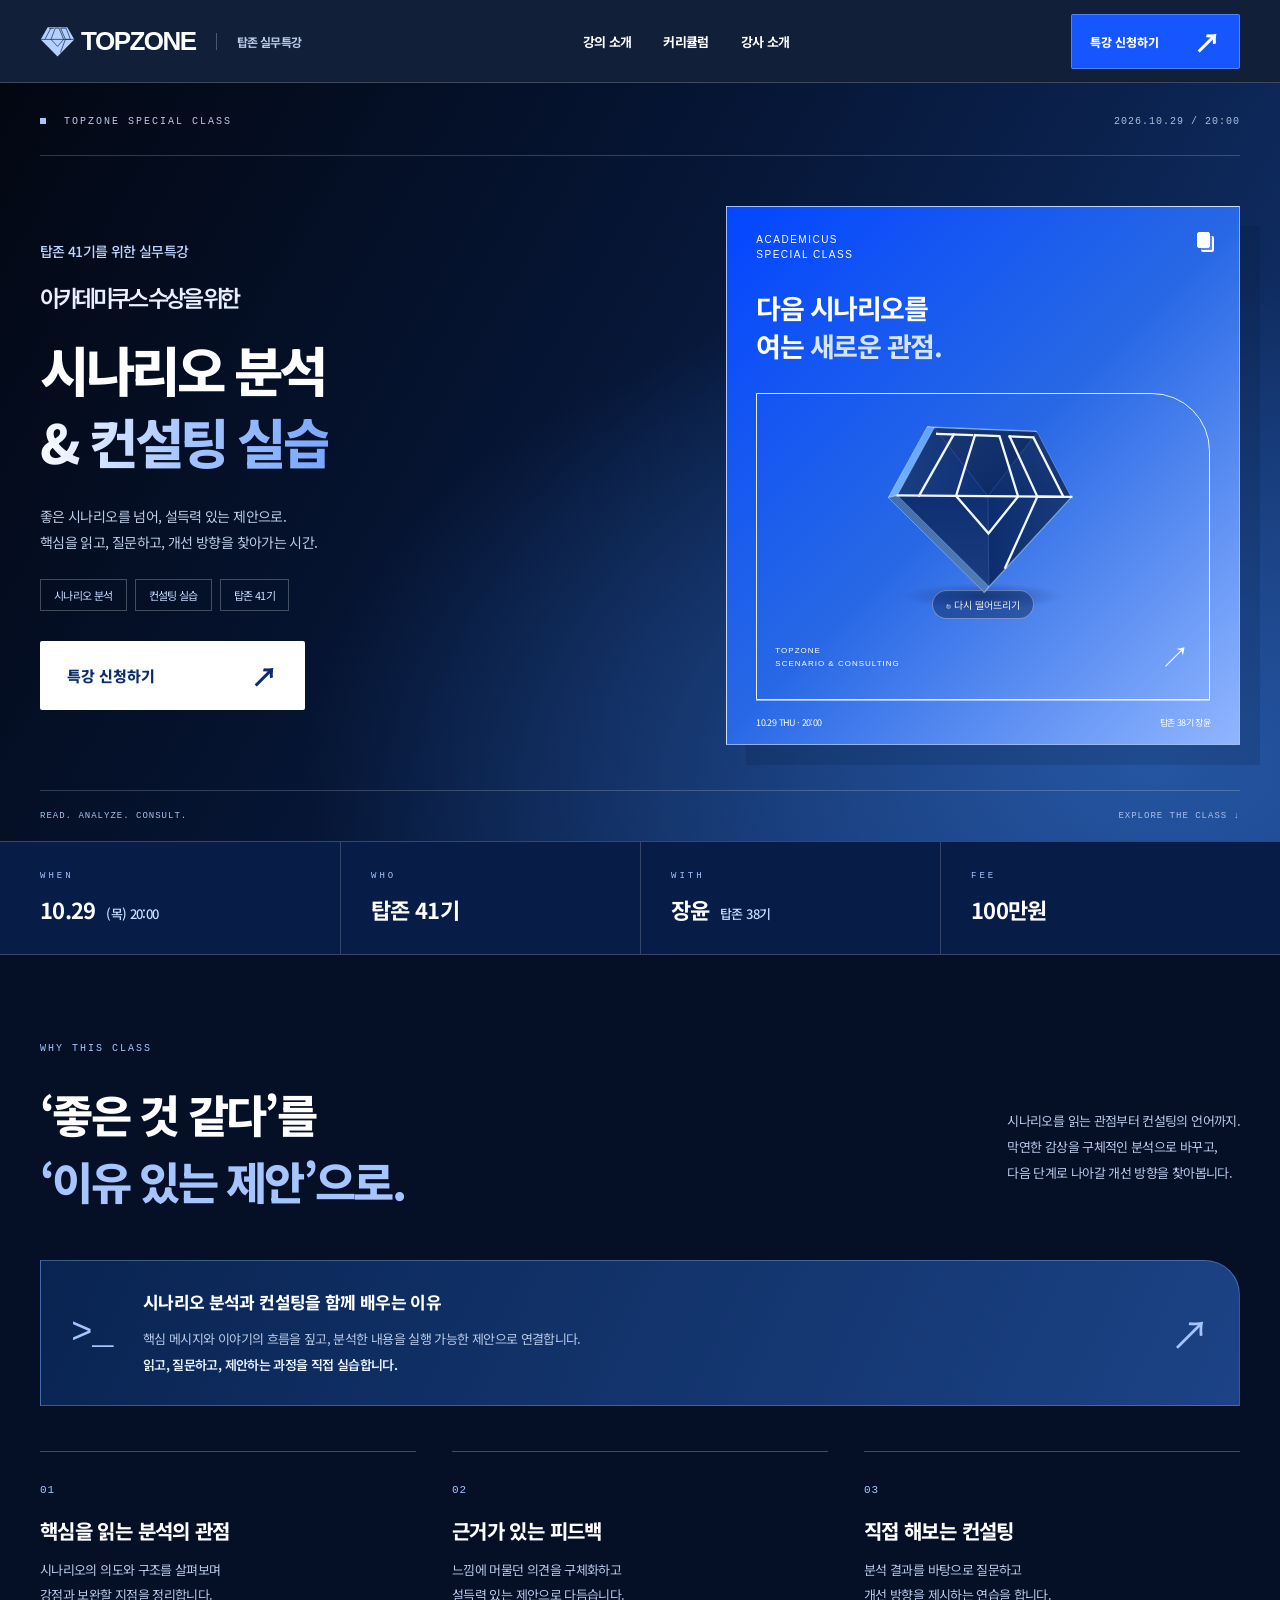
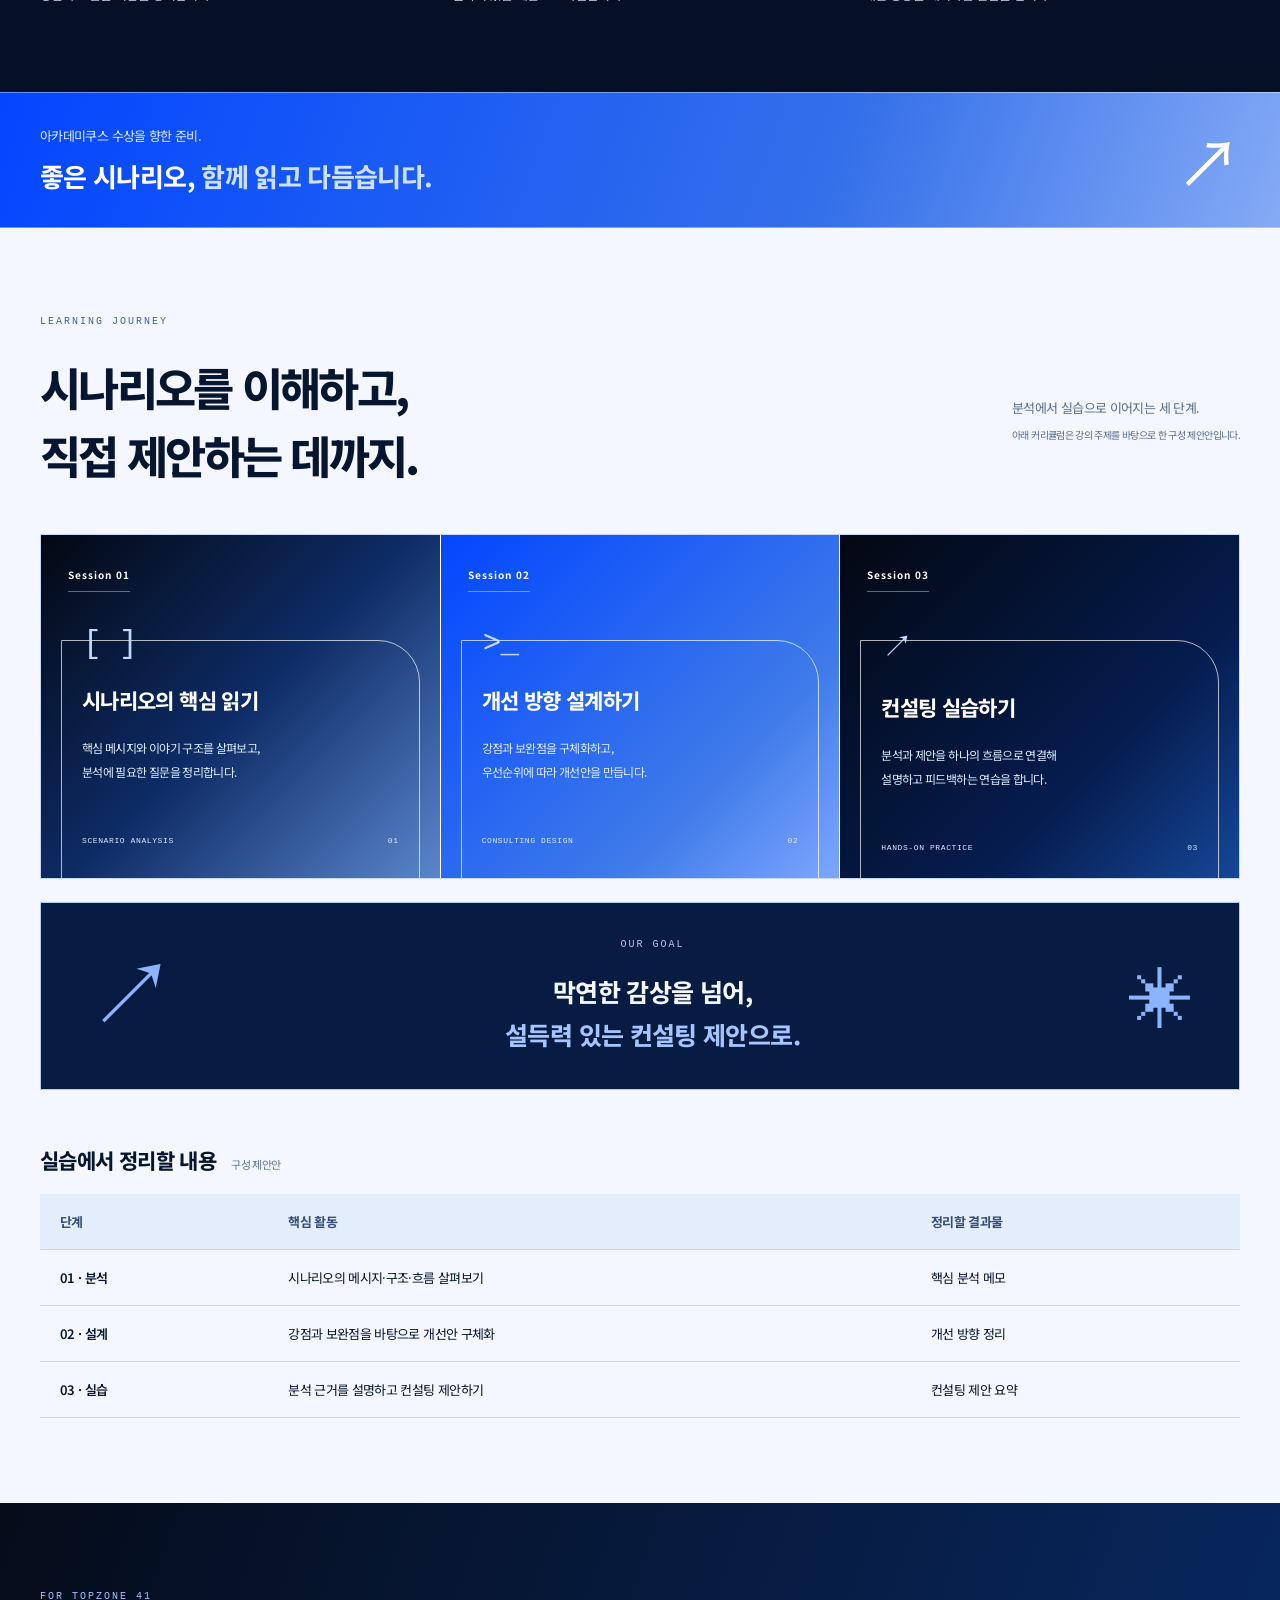
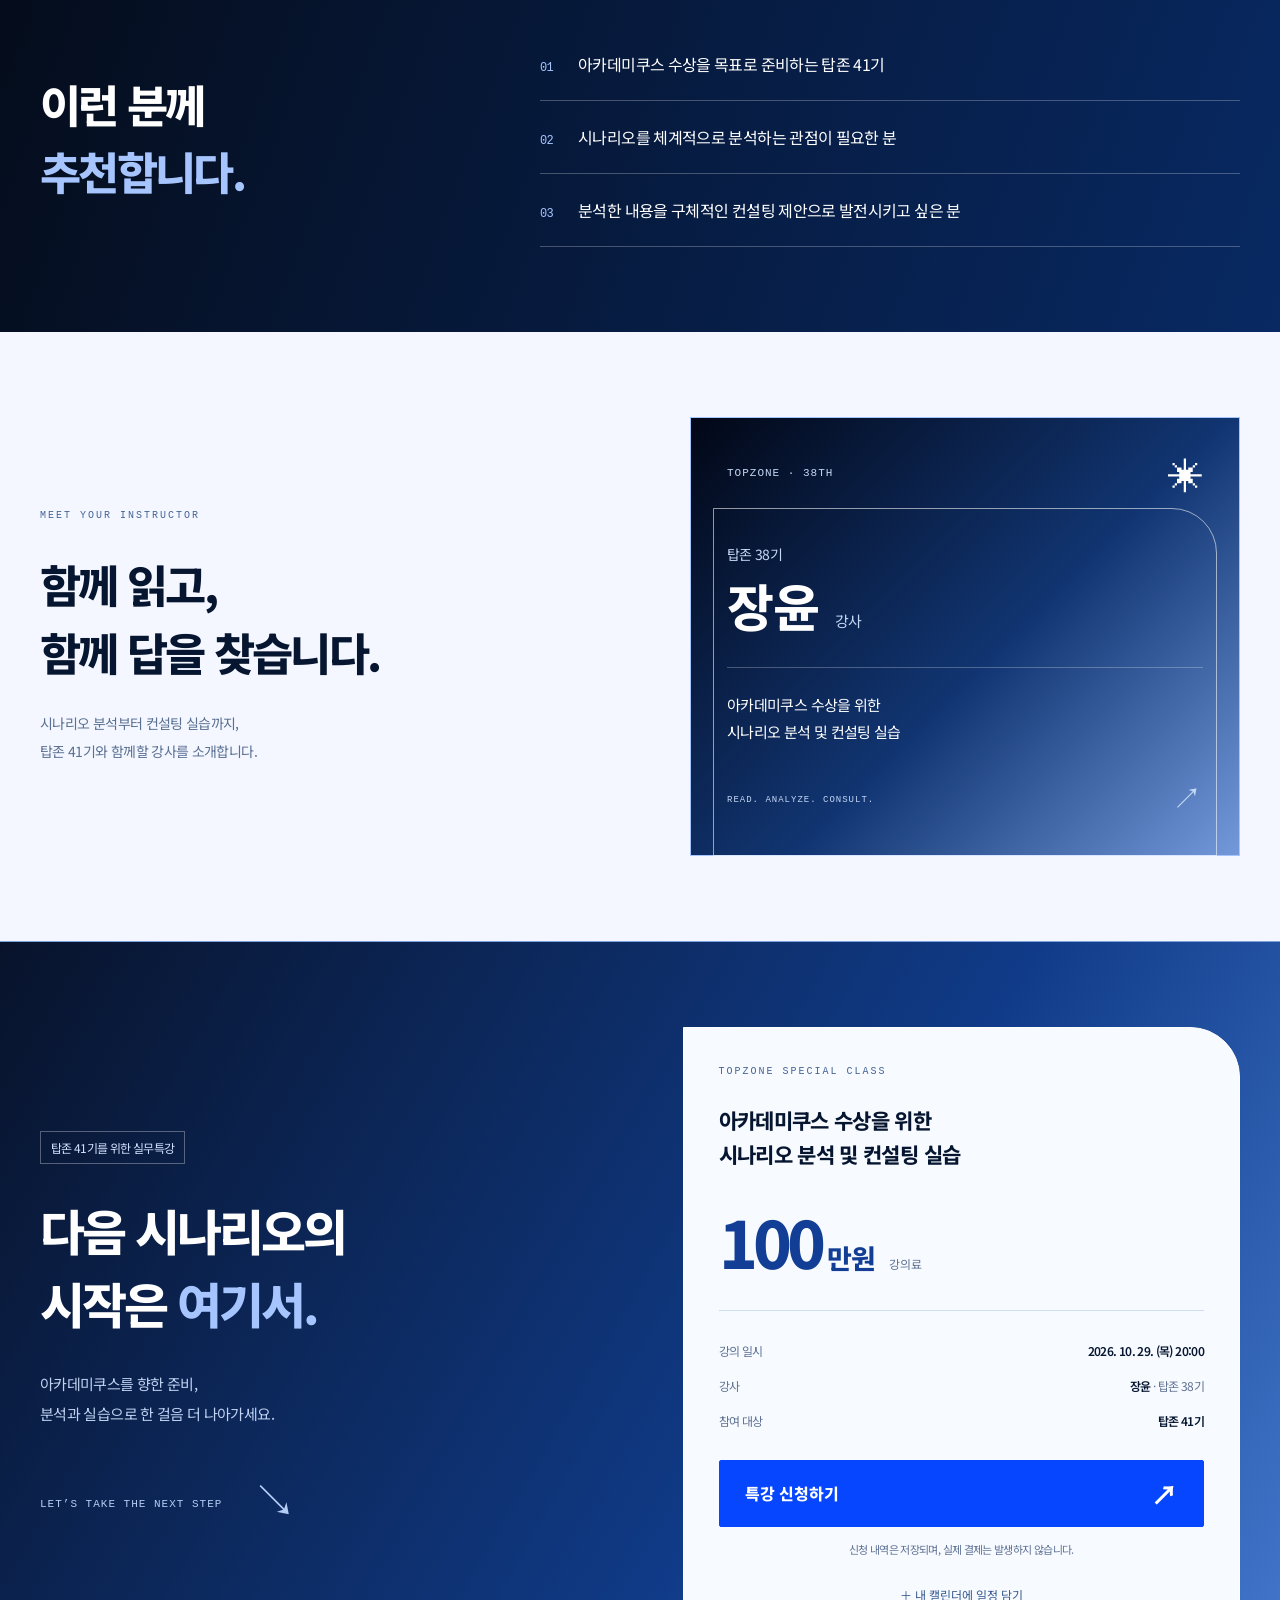
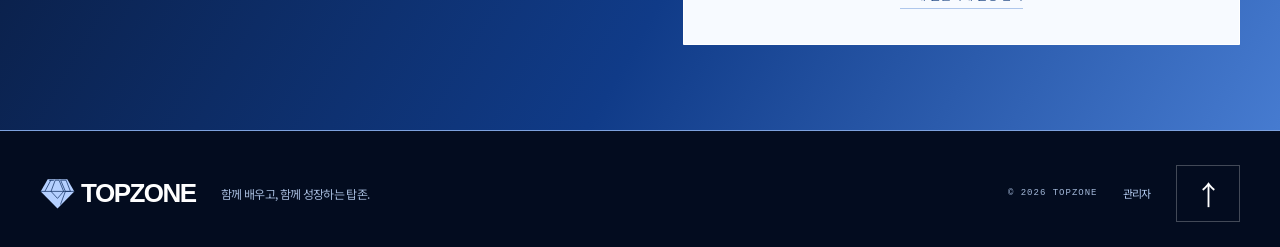
<file: index.html>
<!doctype html>
<html lang="ko">
<head>
  <meta charset="utf-8"><meta name="viewport" content="width=device-width, initial-scale=1">
  <title>아카데미쿠스 시나리오 분석 | 탑존 실무특강</title>
  <meta name="description" content="탑존 41기를 위한 아카데미쿠스 수상을 위한 시나리오 분석 및 컨설팅 실습. 탑존 38기 장윤 · 2026년 10월 29일 20:00 · 강의료 100만원.">
  <meta name="theme-color" content="#061536">
  <link rel="stylesheet" href="styles.css?v=blue-20261029">
  <link rel="stylesheet" href="blue.css?v=20261029">
  <link rel="stylesheet" href="enrollment.css?v=1">
  <script src="config.js?v=1" defer></script>
  <script src="db.js?v=1" defer></script>
  <script src="app.js?v=enrollment-1" defer></script>
  <script src="enrollment.js?v=1" defer></script>
</head>
<body>
<a class="skip" href="#main">본문 바로가기</a>
<header class="header"><div class="wrap nav">
  <a class="brand" href="#top" aria-label="탑존 처음으로">TOP<span>✳</span>ZONE</a><span class="brand-caption">탑존 실무특강</span>
  <nav aria-label="주 메뉴"><a href="#about">강의 소개</a><a href="#curriculum">커리큘럼</a><a href="#instructor">강사 소개</a></nav>
  <button class="button nav-cta" data-apply>특강 신청하기 <span>↗</span></button>
</div></header>
<main id="main">
<section class="hero" id="top"><div class="wrap hero-inner">
  <div class="hero-topline"><p class="eyebrow"><i></i> TOPZONE SPECIAL CLASS</p><span class="mono">2026.10.29 / 20:00</span></div>
  <div class="hero-layout"><div class="hero-content">
    <p class="hero-intro">탑존 41기를 위한 실무특강</p>
    <h1><span>아카데미쿠스 수상을 위한</span>시나리오 분석<br><em>&amp; 컨설팅 실습</em></h1>
    <p class="hero-copy">좋은 시나리오를 넘어, 설득력 있는 제안으로.<br>핵심을 읽고, 질문하고, 개선 방향을 찾아가는 시간.</p>
    <div class="tags"><span>시나리오 분석</span><span>컨설팅 실습</span><span>탑존 41기</span></div>
    <button class="button hero-cta" data-apply>특강 신청하기 <span>↗</span></button>
  </div><div class="hero-poster" aria-label="탑존 38기 장윤, 10월 29일 20시 특강">
    <div class="poster-top"><span>ACADEMICUS<br>SPECIAL CLASS</span><span class="stack-icon" aria-hidden="true"></span></div>
    <p class="poster-title">다음 시나리오를<br>여는 <span>새로운 관점.</span></p>
    <div class="poster-frame"><div class="diamond-stage" id="diamond-stage"><svg class="diamond-fallback" viewBox="0 0 200 180" aria-hidden="true"><path d="M44 8H156L196 78 100 176 4 78Z" fill="#12366f" stroke="#fff" stroke-width="2"/><path d="M4 78H196M63 12 28 78M52 15H79M87 14 63 78 100 118 135 78 109 14ZM118 14H149L174 78 145 78 117 153M118 14 145 78" fill="none" stroke="#fff" stroke-width="4"/></svg><button class="diamond-replay" id="diamond-replay" aria-label="다이아몬드 낙하 애니메이션 다시 보기">↻ 다시 떨어뜨리기</button></div><div class="poster-caption"><span>TOPZONE<br>SCENARIO &amp; CONSULTING</span><span aria-hidden="true">↗</span></div></div>
    <div class="poster-footer"><span>10.29 THU · 20:00</span><span>탑존 38기 장윤</span></div>
  </div></div>
  <div class="hero-bottom mono"><span>READ. ANALYZE. CONSULT.</span><a href="#about">EXPLORE THE CLASS ↓</a></div>
</div></section>
<div class="quick-info"><dl class="wrap info-grid"><div><dt>WHEN</dt><dd>10.29 <small>(목) 20:00</small></dd></div><div><dt>WHO</dt><dd>탑존 41기</dd></div><div><dt>WITH</dt><dd>장윤 <small>탑존 38기</small></dd></div><div><dt>FEE</dt><dd>100만원</dd></div></dl></div>
<section class="about dark section" id="about"><div class="wrap">
  <p class="eyebrow coral">WHY THIS CLASS</p>
  <div class="section-heading"><h2>‘좋은 것 같다’를<br><em>‘이유 있는 제안’으로.</em></h2><p>시나리오를 읽는 관점부터 컨설팅의 언어까지.<br>막연한 감상을 구체적인 분석으로 바꾸고,<br>다음 단계로 나아갈 개선 방향을 찾아봅니다.</p></div>
  <div class="feature"><span class="terminal" aria-hidden="true">&gt;_</span><div><h3>시나리오 분석과 컨설팅을 함께 배우는 이유</h3><p>핵심 메시지와 이야기의 흐름을 짚고, 분석한 내용을 실행 가능한 제안으로 연결합니다.<br><strong>읽고, 질문하고, 제안하는 과정을 직접 실습합니다.</strong></p></div><span class="feature-arrow" aria-hidden="true">↗</span></div>
  <div class="benefits"><article><span class="mono coral">01</span><h3>핵심을 읽는 분석의 관점</h3><p>시나리오의 의도와 구조를 살펴보며<br>강점과 보완할 지점을 정리합니다.</p></article><article><span class="mono coral">02</span><h3>근거가 있는 피드백</h3><p>느낌에 머물던 의견을 구체화하고<br>설득력 있는 제안으로 다듬습니다.</p></article><article><span class="mono coral">03</span><h3>직접 해보는 컨설팅</h3><p>분석 결과를 바탕으로 질문하고<br>개선 방향을 제시하는 연습을 합니다.</p></article></div>
</div></section>
<div class="coral-banner"><div class="wrap"><div><p>아카데미쿠스 수상을 향한 준비.</p><h3>좋은 시나리오, <mark>함께 읽고 다듬습니다.</mark></h3></div><a href="#curriculum" aria-label="커리큘럼 보기">↗</a></div></div>
<section class="section light" id="curriculum"><div class="wrap">
  <p class="eyebrow muted">LEARNING JOURNEY</p><div class="section-heading"><h2>시나리오를 이해하고,<br>직접 제안하는 데까지.</h2><p>분석에서 실습으로 이어지는 세 단계.<br><small>아래 커리큘럼은 강의 주제를 바탕으로 한 구성 제안안입니다.</small></p></div>
  <div class="sessions"><article><span class="session-label">Session 01</span><span class="session-icon" aria-hidden="true">[ ]</span><h3>시나리오의 핵심 읽기</h3><p>핵심 메시지와 이야기 구조를 살펴보고,<br>분석에 필요한 질문을 정리합니다.</p><div class="mono"><span>SCENARIO ANALYSIS</span><span>01</span></div></article><article><span class="session-label">Session 02</span><span class="session-icon" aria-hidden="true">&gt;_</span><h3>개선 방향 설계하기</h3><p>강점과 보완점을 구체화하고,<br>우선순위에 따라 개선안을 만듭니다.</p><div class="mono"><span>CONSULTING DESIGN</span><span>02</span></div></article><article><span class="session-label">Session 03</span><span class="session-icon" aria-hidden="true">↗</span><h3>컨설팅 실습하기</h3><p>분석과 제안을 하나의 흐름으로 연결해<br>설명하고 피드백하는 연습을 합니다.</p><div class="mono"><span>HANDS-ON PRACTICE</span><span>03</span></div></article></div>
  <div class="connectors" aria-hidden="true"><i></i><i></i><i></i></div><div class="goal"><span class="goal-mark" aria-hidden="true">↗</span><div><p class="eyebrow">OUR GOAL</p><h3>막연한 감상을 넘어,<br><em>설득력 있는 컨설팅 제안으로.</em></h3></div><span class="goal-star" aria-hidden="true">✳</span></div>
  <div class="curriculum-table"><h3>실습에서 정리할 내용 <small>구성 제안안</small></h3><div class="table-scroll"><table><thead><tr><th scope="col">단계</th><th scope="col">핵심 활동</th><th scope="col">정리할 결과물</th></tr></thead><tbody><tr><th scope="row">01 · 분석</th><td>시나리오의 메시지·구조·흐름 살펴보기</td><td>핵심 분석 메모</td></tr><tr><th scope="row">02 · 설계</th><td>강점과 보완점을 바탕으로 개선안 구체화</td><td>개선 방향 정리</td></tr><tr><th scope="row">03 · 실습</th><td>분석 근거를 설명하고 컨설팅 제안하기</td><td>컨설팅 제안 요약</td></tr></tbody></table></div></div>
</div></section>
<section class="section audience dark"><div class="wrap"><p class="eyebrow coral">FOR TOPZONE 41</p><div class="section-heading"><h2>이런 분께<br><em>추천합니다.</em></h2><div class="audience-list"><p><span>01</span>아카데미쿠스 수상을 목표로 준비하는 탑존 41기</p><p><span>02</span>시나리오를 체계적으로 분석하는 관점이 필요한 분</p><p><span>03</span>분석한 내용을 구체적인 컨설팅 제안으로 발전시키고 싶은 분</p></div></div></div></section>
<section class="section light instructor" id="instructor"><div class="wrap instructor-layout"><div><p class="eyebrow muted">MEET YOUR INSTRUCTOR</p><h2>함께 읽고,<br>함께 답을 찾습니다.</h2><p class="instructor-desc">시나리오 분석부터 컨설팅 실습까지,<br>탑존 41기와 함께할 강사를 소개합니다.</p></div><article class="instructor-card"><div class="instructor-top"><span class="mono">TOPZONE · 38TH</span><span aria-hidden="true">✳</span></div><p class="instructor-role">탑존 38기</p><h3>장윤<span>강사</span></h3><div class="instructor-topic">아카데미쿠스 수상을 위한<br>시나리오 분석 및 컨설팅 실습</div><div class="instructor-bottom mono">READ. ANALYZE. CONSULT. <span>↗</span></div></article></div></section>
<section class="section register" id="register"><div class="wrap register-layout"><div><span class="outline-label">탑존 41기를 위한 실무특강</span><h2>다음 시나리오의<br>시작은 <em>여기서.</em></h2><p>아카데미쿠스를 향한 준비,<br>분석과 실습으로 한 걸음 더 나아가세요.</p><span class="register-sign mono">LET’S TAKE THE NEXT STEP <b aria-hidden="true">↘</b></span></div><article class="price-card"><p class="eyebrow muted">TOPZONE SPECIAL CLASS</p><h3>아카데미쿠스 수상을 위한<br>시나리오 분석 및 컨설팅 실습</h3><p class="price">100<span>만원</span><small>강의료</small></p><dl><div><dt>강의 일시</dt><dd>2026. 10. 29. (목) 20:00</dd></div><div><dt>강사</dt><dd>장윤 <span>· 탑존 38기</span></dd></div><div><dt>참여 대상</dt><dd>탑존 41기</dd></div></dl><button class="button" data-apply>특강 신청하기 <span>↗</span></button><p class="card-note">신청 내역은 저장되며, 실제 결제는 발생하지 않습니다.</p><button class="calendar" id="calendar">＋ 내 캘린더에 일정 담기</button></article></div></section>
</main>
<footer><div class="wrap footer-inner"><a class="brand" href="#top" aria-label="탑존 처음으로">TOP<span>✳</span>ZONE</a><p>함께 배우고, 함께 성장하는 탑존.</p><small class="mono">© 2026 TOPZONE</small><a class="admin-link" href="admin.html">관리자</a><a class="to-top" href="#top" aria-label="맨 위로">↑</a></div></footer>
<dialog id="apply-dialog" aria-labelledby="dialog-title">
  <button class="dialog-close" aria-label="신청 창 닫기">×</button>
  <p class="eyebrow muted">TOPZONE CLASS REGISTRATION</p><h2 id="dialog-title">특강 신청하기</h2>
  <ol class="enroll-steps"><li aria-current="step">01 신청자 정보</li><li>02 결제수단·동의</li><li>03 접수 완료</li></ol>
  <form id="applicant-form"><div class="simulation-note">신청은 실제로 접수됩니다.<br>결제는 체험용 화면으로, 금액이 청구되지 않습니다.</div>
    <div class="form-grid">
      <label class="field">이름<input name="name" autocomplete="name" required minlength="2" maxlength="60" placeholder="이름을 입력해 주세요"></label>
      <label class="field">참여 대상<input value="탑존 41기" readonly aria-label="참여 대상"></label>
      <label class="field wide">이메일<input name="email" type="email" autocomplete="email" required maxlength="254" placeholder="name@example.com"></label>
      <label class="field wide">연락처<input name="phone" type="tel" autocomplete="tel" required minlength="9" maxlength="20" placeholder="010-0000-0000"><small>강의 안내를 받을 연락처를 입력해 주세요.</small></label>
    </div><div class="enroll-actions"><button class="button" type="submit">다음 · 결제수단 선택 <span>→</span></button></div>
  </form>
  <form id="checkout-form" hidden>
    <div class="checkout-summary"><p>아카데미쿠스 수상을 위한<br><b>시나리오 분석 및 컨설팅 실습</b><br>10.29 (목) 20:00 · 탑존 38기 장윤</p><p id="checkout-applicant"></p><div><span>강의료</span><strong>1,000,000원</strong></div></div>
    <fieldset class="payment-methods"><legend>결제수단 선택 <small>(모의 결제)</small></legend><div class="method-grid">
      <label class="payment-method"><input type="radio" name="payment_method" value="card" required>신용·체크카드</label>
      <label class="payment-method"><input type="radio" name="payment_method" value="bank" required>계좌이체</label>
      <label class="payment-method"><input type="radio" name="payment_method" value="kakaopay" required>카카오페이</label>
      <label class="payment-method"><input type="radio" name="payment_method" value="naverpay" required>네이버페이</label>
    </div></fieldset>
    <div class="simulation-note"><strong>실제 청구 금액은 0원입니다.</strong><br>결제수단 선택만 저장하며, 금융정보 입력이나 결제사 연결은 없습니다. 실제 강의료 납부 완료를 의미하지 않습니다.</div>
    <label class="consent"><input name="privacy" type="checkbox" required><span>[필수] 신청 접수·안내를 위한 개인정보 수집 및 이용에 동의합니다.</span></label>
    <details class="privacy-detail"><summary>수집·이용 내용 보기</summary><p>수집 항목: 이름, 이메일, 연락처, 선택한 결제수단 및 동의 기록<br>목적: 특강 신청 접수, 신청자 확인 및 강의 안내<br>보관 기간: 삭제 요청 시까지<br>동의를 거부할 수 있으나 신청 접수는 제한됩니다. 삭제 요청은 운영자에게 문의해 주세요.</p></details>
    <label class="consent"><input name="simulation" type="checkbox" required><span>[필수] 신청 정보와 강의료를 확인했으며, 결제가 실제로 진행되지 않는 모의 결제임을 이해했습니다.</span></label>
    <div class="enroll-actions"><button type="button" class="button secondary" id="checkout-back">이전</button><button class="button" id="submit-application" type="submit">동의하고 신청 완료 · 실제 청구 없음</button></div>
  </form>
  <div id="application-receipt" class="receipt" hidden><span class="receipt-icon" aria-hidden="true">✓</span><p id="receipt-name"></p><p>접수번호</p><code id="receipt-id"></code><div class="simulation-note">신청 접수 완료 · 모의 결제<br><strong>실제 결제 금액 0원</strong><br>강의료 납부 완료를 의미하지 않습니다.</div><p>변경·취소 문의 시 접수번호를 알려주세요.</p><button class="button" id="receipt-close">확인</button></div>
  <p id="enrollment-error" class="form-error" role="alert"></p>
</dialog>
<p id="status" class="sr-only" role="status" aria-live="polite"></p>
<canvas id="diamond-canvas" aria-hidden="true"></canvas>
<script src="diamond.js?v=20261029" defer></script>
</body></html>
</file>
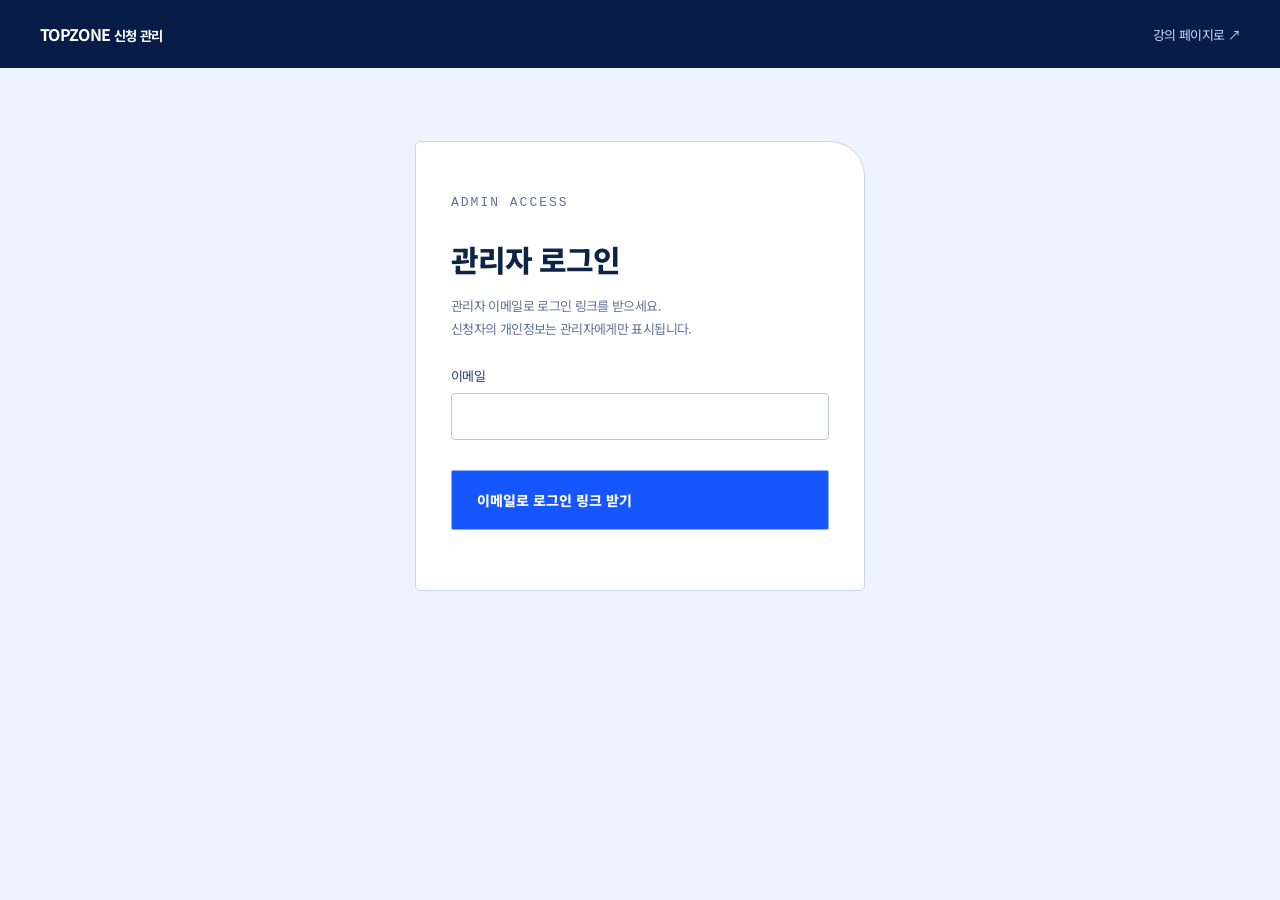
<file: admin.html>
<!doctype html><html lang="ko"><head><meta charset="utf-8"><meta name="viewport" content="width=device-width,initial-scale=1"><meta name="robots" content="noindex,nofollow"><title>신청 관리 | TOPZONE</title><link rel="stylesheet" href="styles.css"><link rel="stylesheet" href="blue.css"><link rel="stylesheet" href="enrollment.css?v=1"><script src="config.js?v=1" defer></script><script src="db.js?v=1" defer></script><script src="admin.js?v=1" defer></script></head>
<body class="admin-page"><header class="admin-header"><div class="wrap"><strong>TOPZONE <small>신청 관리</small></strong><a href="./">강의 페이지로 ↗</a></div></header>
<main class="admin-shell"><section id="login-panel" class="admin-login"><p class="eyebrow muted">ADMIN ACCESS</p><h1>관리자 로그인</h1><p>관리자 이메일로 로그인 링크를 받으세요.<br>신청자의 개인정보는 관리자에게만 표시됩니다.</p><form id="admin-login-form"><label class="field">이메일<input type="email" name="email" required autocomplete="username"></label><button class="button" type="submit">이메일로 로그인 링크 받기</button></form><p id="login-notice" class="admin-message" role="status"></p><p id="login-error" class="form-error" role="alert"></p></section>
<section id="dashboard" hidden><div class="admin-heading"><div><p class="eyebrow muted">ACADEMICUS · 10.29</p><h1>특강 신청 내역</h1><p>접수 확인과 상태 변경을 한곳에서 관리합니다.</p></div><div class="admin-toolbar"><button id="refresh-list">새로고침</button><button id="export-csv">현재 목록 CSV</button><button id="admin-logout">로그아웃</button></div></div>
<div class="simulation-note">모든 신청의 결제 상태는 <strong>모의 결제</strong>입니다. 실제 청구 금액은 0원이며, 수강료 납부 여부를 나타내지 않습니다.</div>
<form class="admin-controls" id="admin-search"><input id="search-query" type="search" aria-label="이름 또는 이메일 검색" placeholder="이름 또는 이메일 검색" maxlength="80"><select id="status-filter" aria-label="접수 상태 필터"><option value="">전체 상태</option><option value="received">접수</option><option value="confirmed">확인 완료</option><option value="cancelled">취소</option></select><button type="submit">검색</button></form>
<p class="admin-message" id="list-message" role="status"></p><div class="admin-table-wrap"><table class="admin-table"><thead><tr><th>신청일시</th><th>신청자</th><th>연락처</th><th>결제수단</th><th>접수 상태</th><th>관리</th></tr></thead><tbody id="application-rows"></tbody></table></div>
<div class="admin-pagination"><button id="previous-page">이전</button><span id="page-number">1 페이지</span><button id="next-page">다음</button></div></section></main>
<dialog id="detail-dialog" class="admin-detail" aria-labelledby="detail-title"><button class="dialog-close" id="close-detail" aria-label="신청 상세 닫기">×</button><p class="eyebrow muted">APPLICATION DETAIL</p><h2 id="detail-title">신청 상세</h2><dl id="detail-info"></dl><form id="detail-form"><label class="field">접수 상태<select name="status"><option value="received">접수</option><option value="confirmed">확인 완료</option><option value="cancelled">취소</option></select></label><label class="field">관리자 메모<textarea name="note" maxlength="2000" placeholder="안내 내용이나 확인 사항을 남겨 주세요."></textarea></label><div class="enroll-actions"><button class="button" type="submit">변경사항 저장</button></div></form><p id="detail-error" class="form-error" role="alert"></p><button id="delete-application" class="danger-button">개인정보 및 신청 내역 삭제</button></dialog>
</body></html>
</file>
<file: styles.css>
@import url('https://fonts.googleapis.com/css2?family=Noto+Sans+KR:wght@400;500;600;700;800;900&display=swap');
:root{--ink:#191b18;--paper:#f8f8f4;--coral:#ff805d;--muted:#a2a398;--line:#373a31;--soft:#eeefe7}*{box-sizing:border-box}html{scroll-behavior:smooth;scroll-padding-top:100px}body{margin:0;background:var(--paper);color:var(--ink);font-family:'Noto Sans KR','Malgun Gothic',sans-serif;letter-spacing:-.04em;word-break:keep-all}button,a{-webkit-tap-highlight-color:transparent}button{font:inherit;cursor:pointer}a{color:inherit;text-decoration:none}button:focus-visible,a:focus-visible{outline:3px solid #b54122;outline-offset:5px}h1,h2,h3,p,dl{margin:0}button{border:0}.wrap{width:min(1200px,calc(100% - 64px));margin:auto}.header{position:sticky;top:0;background:rgba(248,248,244,.97);z-index:20;border-bottom:1px solid #e5e6df}.nav{height:84px;display:flex;align-items:center;gap:20px}.brand{font-family:Arial,sans-serif;letter-spacing:-1.5px;font-size:30px;font-weight:900;display:inline-flex;align-items:center;white-space:nowrap}.brand span{color:var(--coral);font-size:40px;line-height:1;font-weight:400;margin:0 2px}.brand-caption{border-left:1px solid #d6d8d0;padding-left:20px;font-size:12px;font-weight:700}.nav nav{display:flex;gap:32px;margin:auto;font-size:14px;font-weight:700}.nav nav a:hover{color:#bd4e30}.button{background:var(--coral);border:1px solid transparent;color:var(--ink);padding:19px 25px;display:inline-flex;align-items:center;justify-content:space-between;gap:35px;border-radius:4px;font-weight:800;font-size:16px;transition:background .2s,transform .2s}.button:hover{background:#ff997b;transform:translateY(-2px)}.button span{font-size:27px;line-height:1}.nav-cta{font-size:14px;padding:16px 21px}.hero{overflow:hidden;background-color:var(--ink);background-image:linear-gradient(#ffffff02 1px,transparent 1px),linear-gradient(90deg,#ffffff02 1px,transparent 1px);background-size:45px 45px;color:var(--paper)}.hero-inner{position:relative;text-align:center;padding-top:48px}.eyebrow{font:11px/1.8 'Courier New',monospace;letter-spacing:3px;color:var(--muted)}.eyebrow i{display:inline-block;width:6px;height:6px;background:var(--coral);margin-right:10px}.eyebrow b{font-weight:400;margin:0 9px;color:#5a5e51}.hero-intro{font-size:19px;font-weight:600;margin-top:38px}.pixel-title{max-width:840px;margin:27px auto 28px;line-height:0}.pixel-title svg{width:100%;height:auto;filter:drop-shadow(0 6px 0 #8e4936)}h1{font-size:clamp(29px,3.1vw,44px);font-weight:800;line-height:1.55;letter-spacing:-.055em}.hero-copy{color:#afb1a5;font-size:15px;line-height:1.9;margin-top:22px}.tags{display:flex;justify-content:center;gap:8px;margin-top:22px}.tags span{font-size:12px;border:1px solid #373a31;background:#252820;padding:7px 13px;border-radius:3px;color:#bfc1b3}.hero-cta{min-width:345px;margin-top:28px;padding:20px 26px}.hero-bottom{display:flex;justify-content:space-between;border-top:1px dashed #3a3e32;margin-top:48px;padding:19px 0 22px;color:#818576;font-size:10px!important}.mono{font:11px/1.6 'Courier New',monospace;letter-spacing:1px}.hero-spark{position:absolute;color:#bcbfac;font-size:49px;pointer-events:none}.spark-one{left:3%;top:175px}.spark-two{right:5%;top:125px;font-size:34px}.trophy{position:absolute;width:94px;left:3%;bottom:113px;color:var(--coral);transform:rotate(-9deg)}.hero-code{position:absolute;right:1%;bottom:121px;color:#666b56;font:48px monospace;transform:rotate(10deg)}.hero-code small{display:block;font:8px monospace;letter-spacing:2px;margin-top:18px}.quick-info{background:#24271f;color:var(--paper);border-block:1px solid #30332a;padding:28px 0}.info-grid{display:grid;grid-template-columns:repeat(4,1fr)}.info-grid>div{padding:0 32px;border-left:1px solid #414537}.info-grid>div:first-child{padding-left:0;border:0}.info-grid dt{font:10px monospace;color:var(--coral);letter-spacing:3px;margin-bottom:12px}.info-grid dd{margin:0;font-size:22px;font-weight:700}.info-grid small{font-size:13px;font-weight:500;margin-left:5px}.section{padding:92px 0}.dark{background:var(--ink);color:var(--paper)}.light{background:var(--paper)}.coral,em{color:var(--coral)}em{font-style:normal}.muted{color:#797e6d}.section-heading{display:flex;align-items:center;justify-content:space-between;gap:40px;margin-top:22px;margin-bottom:46px}h2{font-size:clamp(30px,3.5vw,45px);line-height:1.5;font-weight:800;letter-spacing:-.06em}.section-heading>p{font-size:14px;line-height:2;color:#a5a99b}.light .section-heading>p{color:#777d6c}.section-heading small{font-size:11px}.feature{padding:30px 34px;display:flex;align-items:center;gap:30px;background:#34261e;border:1px solid #59402e;border-radius:5px}.terminal{font:36px monospace;color:var(--coral)}h3{font-size:21px;font-weight:750}.feature h3{font-size:18px;margin-bottom:12px}.feature p,.benefits p{font-size:14px;line-height:1.95;color:#acb09f}.feature strong{color:#c8cbbd;font-weight:600}.feature-arrow{margin-left:auto;font-size:40px;color:var(--coral)}.benefits{display:grid;grid-template-columns:repeat(3,1fr);gap:45px;margin-top:52px}.benefits h3{margin:20px 0 14px}.coral-banner{background:var(--coral);padding:36px 0}.coral-banner .wrap{display:flex;justify-content:space-between;align-items:center}.coral-banner p{font-size:14px;margin-bottom:12px}.coral-banner h3{font-size:25px}.coral-banner mark{background:var(--ink);color:var(--coral);padding:3px 7px}.coral-banner a{font-size:72px;line-height:1}.sessions{display:grid;grid-template-columns:repeat(3,1fr);gap:22px}.sessions article{padding:0 29px 25px;border-radius:5px;background:var(--soft)}.session-label{display:inline-block;background:var(--coral);font-size:13px;font-weight:700;padding:8px 14px;border-radius:0 0 4px 4px}.session-icon{display:block;font:37px monospace;color:#8c927f;margin:28px 0 21px}.sessions h3{font-size:21px;margin-bottom:23px}.sessions article>p{padding-top:23px;border-top:1px solid #d7dbce;color:#727967;font-size:13px;line-height:2;min-height:100px}.sessions .mono{display:flex;justify-content:space-between;color:#7f8673;font-size:9px;margin-top:24px}.connectors{display:flex;justify-content:space-between;width:66.66%;height:30px;border:1px solid #ff805d88;border-top:0;margin:0 auto 33px;position:relative}.connectors:after{content:'';position:absolute;top:0;left:50%;height:63px;border-left:1px solid #ff805d88}.connectors i{position:relative;width:7px;height:7px;border-radius:50%;background:var(--coral);top:-3px;box-shadow:0 0 0 5px #ff805d20}.goal{display:flex;align-items:center;justify-content:space-between;padding:36px 58px;background:var(--ink);border-radius:5px;color:var(--paper);text-align:center}.goal .eyebrow{margin-bottom:16px}.goal h3{font-size:25px;line-height:1.7}.goal-mark{font-size:90px;color:var(--coral);font-family:monospace}.goal-star{font-size:65px;color:#a1a68f}.curriculum-table{margin-top:55px}.curriculum-table h3{margin-bottom:19px}.curriculum-table h3 small{font-size:11px;color:#7c836f;font-weight:400;margin-left:10px}.table-scroll{overflow:auto}table{width:100%;border-collapse:collapse;text-align:left;font-size:13px}th,td{padding:18px 20px;border-bottom:1px solid #daddd2}thead{background:var(--soft);color:#656e57}tbody th{font-weight:600}.audience .section-heading{margin-bottom:0}.audience-list{width:60%;max-width:700px}.audience-list p{padding:24px 0;border-bottom:1px solid var(--line);font-size:16px;display:flex;gap:25px;align-items:baseline}.audience-list span{color:var(--coral);font:12px monospace}.instructor-layout{display:grid;grid-template-columns:1fr 1fr;gap:100px;align-items:center}.instructor h2{margin-top:25px}.instructor-desc{font-size:14px;line-height:2;color:#79806d;margin-top:24px}.instructor-card{background:var(--soft);padding:32px 38px;border:1px solid #dce0d2;border-radius:5px}.instructor-top{display:flex;justify-content:space-between;align-items:center;color:#727b63}.instructor-top>span:last-child{font-size:36px;color:#bd4e30}.instructor-role{font-size:14px;margin-top:32px;color:#737c63}.instructor-card h3{font-size:51px;margin-top:4px}.instructor-card h3 span{font-size:15px;font-weight:400;margin-left:15px;color:#79806d}.instructor-topic{margin-top:25px;font-size:16px;line-height:1.8;padding-top:23px;border-top:1px solid #d0d6c6}.instructor-bottom{margin-top:32px;color:#737d63;display:flex;align-items:center;justify-content:space-between}.instructor-bottom>span{font-size:30px}.register{background:var(--soft);border-block:1px solid #e0e3d8}.register-layout{display:grid;grid-template-columns:1fr 1fr;gap:85px;align-items:center}.outline-label{display:inline-block;font-size:12px;border:1px solid #d0d5c7;border-radius:3px;color:#717b62;padding:7px 10px}.register h2{font-size:49px;margin:29px 0}.register h2 em{color:#bc5030}.register-layout>div>p{color:#788169;font-size:15px;line-height:2}.register-sign{display:flex;align-items:center;gap:30px;color:#7f886f;margin-top:40px}.register-sign b{font-size:45px;font-weight:400;color:#bc5030}.price-card{padding:35px;background:var(--paper);border:1px solid #d8ddcf;border-radius:8px;box-shadow:8px 8px 0 #dfe3d6}.price-card h3{font-size:21px;line-height:1.65;margin-top:22px}.price{font-size:65px;font-weight:800;letter-spacing:-.07em;margin:22px 0}.price>span{font-size:27px;letter-spacing:-.05em;margin-left:5px}.price>small{font-size:12px;letter-spacing:0;color:#7b846c;margin-left:15px;font-weight:400}.price-card dl{border-top:1px solid #dfe3d7;padding:22px 0}.price-card dl div,dialog dl div{display:flex;justify-content:space-between;gap:20px;font-size:12px;padding:9px 0}.price-card dt,dialog dt{color:#747e65}.price-card dd,dialog dd{margin:0;text-align:right;font-weight:600}.price-card dd span{font-weight:400;color:#747e65}.price-card .button{width:100%;font-size:16px}.card-note{font-size:11px;text-align:center;color:#7a846b;margin-top:14px}.calendar{background:none;display:block;margin:24px auto 0;color:#69745c;font-size:12px;border-bottom:1px solid #cdd4c4;padding:5px 0}.calendar:hover{color:#bc5030}.footer-inner{min-height:125px;display:flex;align-items:center;gap:25px}.footer-inner p{font-size:12px;color:#7e8673}.footer-inner small{margin-left:auto;color:#858d79;font-size:9px}.to-top{padding:8px 18px;font-size:27px;border:1px solid #e0e4d8}.sr-only,.skip:not(:focus){position:absolute;width:1px;height:1px;padding:0;margin:-1px;overflow:hidden;clip:rect(0,0,0,0);white-space:nowrap;border:0}.skip:focus{position:fixed;top:5px;left:5px;background:white;padding:12px;z-index:100}dialog{border:1px solid #d6dccd;border-radius:10px;padding:35px;color:var(--ink);background:var(--paper);width:min(520px,calc(100% - 32px));max-height:90vh;overflow-y:auto}dialog::backdrop{background:#10140fbb;backdrop-filter:blur(5px)}.dialog-close{position:absolute;right:16px;top:10px;background:none;font-size:29px;color:#7a836f;padding:3px 8px}dialog h2{font-size:28px;margin-top:16px}.dialog-topic{font-size:16px;line-height:1.8;margin:16px 0}dialog dl{padding:12px 0;border-block:1px solid #dce2d3}.application-notice{padding:18px;background:var(--soft);margin:20px 0}.application-notice strong{font-size:14px}.application-notice p{font-size:12px;color:#6c765f;line-height:1.9;margin-top:8px}.dialog-confirm{width:100%}
@media(min-width:1600px){.wrap{width:min(1360px,calc(100% - 100px))}.hero-inner{padding-top:57px}.hero-intro{margin-top:44px}.pixel-title{max-width:970px}.hero-bottom{margin-top:58px}}
@media(max-width:1000px){.nav{gap:14px}.brand{font-size:25px}.brand span{font-size:34px}.brand-caption{display:none}.nav nav{gap:20px}.hero-code,.trophy{opacity:.5;width:65px}.hero-code{font-size:30px}.spark-one{left:0;top:130px}.pixel-title{width:85%}.info-grid>div{padding:0 20px}.info-grid dd{font-size:19px}.info-grid small{display:block;margin:5px 0 0}.section-heading{align-items:flex-start}.section-heading>p{max-width:40%;font-size:12px}.sessions article{padding-inline:20px}.sessions h3{font-size:18px}.sessions article>p{font-size:12px}.register-layout,.instructor-layout{gap:45px}.register h2{font-size:38px}.price-card{padding:25px}}
@media(max-width:680px){html{scroll-padding-top:76px}.wrap{width:calc(100% - 40px)}.nav{height:70px;justify-content:space-between}.brand{font-size:24px}.brand span{font-size:31px}.nav nav{display:none}.nav-cta{padding:12px;font-size:11px;gap:14px}.nav-cta span{font-size:20px}.hero-inner{padding-top:37px}.eyebrow{font-size:9px;letter-spacing:2px}.hero-intro{font-size:13px;margin-top:35px}.pixel-title{width:100%;margin:24px auto 32px}h1{font-size:25px;line-height:1.65}.hero-copy{font-size:12px;margin-top:23px}.hero-spark,.trophy,.hero-code{display:none}.tags{margin-top:22px;gap:6px}.tags span{font-size:10px;padding:6px 10px}.hero-cta{min-width:0;width:min(340px,100%);font-size:13px;margin-top:27px;padding:18px 20px}.hero-bottom{font-size:8px!important;letter-spacing:0;margin-top:36px;padding-block:17px}.info-grid{grid-template-columns:1fr 1fr;gap:24px 0}.info-grid>div{padding:0 20px}.info-grid>div:nth-child(3){border:0;padding-left:0}.info-grid dt{font-size:9px;margin-bottom:8px}.info-grid dd{font-size:20px}.info-grid small{display:inline;font-size:11px;margin-left:4px}.quick-info{padding:25px 0}.section{padding:58px 0}.section-heading{display:block;margin-top:18px;margin-bottom:30px}h2{font-size:31px}.section-heading>p{max-width:none;margin-top:23px;font-size:12px}.feature{padding:22px;gap:15px;align-items:flex-start}.terminal{font-size:23px}.feature h3{font-size:16px;line-height:1.7}.feature p{font-size:12px}.feature-arrow{display:none}.benefits{grid-template-columns:1fr;gap:28px;margin-top:35px}.benefits article{border-bottom:1px solid #343a2b;padding-bottom:24px}.benefits article:last-child{border:0;padding:0}.benefits h3{font-size:19px;margin:11px 0 9px}.benefits p{font-size:13px}.coral-banner{padding:27px 0}.coral-banner p{font-size:11px}.coral-banner h3{font-size:20px;line-height:1.9}.coral-banner mark{display:inline-block;line-height:1.4}.coral-banner a{font-size:48px;margin-left:15px}.sessions{grid-template-columns:1fr;gap:20px}.sessions article{padding:0 24px 24px}.session-icon{margin:24px 0 16px}.sessions h3{font-size:22px;margin-bottom:19px}.sessions article>p{min-height:0;font-size:13px;padding-top:18px}.sessions .mono{margin-top:24px}.connectors{display:none}.goal{margin-top:25px;padding:28px 15px;gap:10px}.goal h3{font-size:19px}.goal-mark{font-size:37px}.goal-star{font-size:25px}.goal .eyebrow{font-size:8px;letter-spacing:1px}.curriculum-table{margin-top:35px}.curriculum-table h3{font-size:18px}.curriculum-table table{min-width:530px;font-size:12px}.curriculum-table th,.curriculum-table td{padding:15px 12px}.audience-list{width:100%;margin-top:25px}.audience-list p{font-size:13px;gap:17px;padding:20px 0}.instructor-layout,.register-layout{grid-template-columns:1fr;gap:30px}.instructor-card{padding:25px 30px}.instructor-desc{font-size:13px}.instructor-card h3{font-size:45px}.register h2{font-size:37px;margin:22px 0}.register-layout>div>p{font-size:13px}.register-sign{margin-top:15px}.price-card{padding:26px}.price-card h3{font-size:18px}.price{font-size:60px}.price-card dl div{font-size:11px;gap:10px}.footer-inner{padding:28px 0;display:grid;grid-template-columns:1fr auto;gap:15px}.footer-inner .brand{grid-column:1}.footer-inner p{grid-column:1;grid-row:2;font-size:11px}.footer-inner small{grid-column:1;grid-row:3;margin:0}.to-top{grid-column:2;grid-row:1/3;padding:6px 15px}dialog{padding:27px 22px}.dialog-topic{font-size:14px}}
@media(prefers-reduced-motion:reduce){html{scroll-behavior:auto}*,*:before,*:after{transition:none!important}}
</file>
<file: blue.css>
:root{--ink:#071630;--paper:#f4f7ff;--coral:#a6c5ff;--muted:#b8c8e7;--line:#ffffff30;--soft:#e8efff}
.header{background:#06132ff2;color:#fff;backdrop-filter:blur(18px);border-color:#ffffff30}.nav{height:82px}.brand{font-size:26px;gap:6px}.brand svg{width:35px;height:35px;overflow:visible}.brand-caption{color:#b8c8e7;border-color:#ffffff40}.nav nav{font-size:13px}.nav nav a:hover{color:#a6c5ff}.button{background:#fff;color:#0c2d6c;border:1px solid #ffffff80;border-radius:2px}.button:hover{background:#dce9ff;box-shadow:0 7px 25px #06163020}.nav-cta{background:#1656ff;color:#fff;font-size:12px;padding:13px 18px;border-color:#ffffff40}.nav-cta:hover{background:#3974ff}button:focus-visible,a:focus-visible{outline-color:#7abaff}
.hero{background:radial-gradient(ellipse at 90% 90%,#2555a1 0,transparent 52%),linear-gradient(120deg,#030712 0%,#061636 45%,#133574 100%);color:#fff}.hero-inner{text-align:left;padding-top:30px}.hero-topline{display:flex;justify-content:space-between;align-items:center;padding-bottom:24px;border-bottom:1px solid #ffffff30}.hero-topline>.mono{color:#a8bee1;font-size:10px}.hero-layout{display:grid;grid-template-columns:1.2fr 1fr;gap:70px;align-items:center;padding:50px 0 45px}.hero-intro{color:#bed5ff;font-size:14px;font-weight:500;margin:0 0 18px}h1{font-size:clamp(36px,4.2vw,57px);font-weight:800;line-height:1.35;letter-spacing:-.065em}h1>span{display:block;font-size:23px;line-height:1.6;margin-bottom:17px;font-weight:600;color:#e7f0ff}h1 em{background:linear-gradient(100deg,#fff,#a6c5ff 50%,#78a7ff);background-clip:text;-webkit-background-clip:text;color:transparent}.hero-copy{color:#bbcae4;font-size:14px;margin-top:25px}.tags{justify-content:flex-start;flex-wrap:wrap;margin-top:23px}.tags span{font-size:11px;border-color:#ffffff40;border-radius:0;background:transparent;color:#c8dcff}.hero-cta{min-width:265px;margin-top:30px;font-size:15px}.hero-poster{background:linear-gradient(135deg,#0346ff 0%,#2868e5 50%,#91b6ff 100%);position:relative;min-height:430px;border:1px solid #ffffff90;padding:25px 29px 0;isolation:isolate;box-shadow:20px 20px 0 #04143128}.poster-top{display:flex;justify-content:space-between;align-items:flex-start;font:10px/1.5 Arial,sans-serif;letter-spacing:1.5px}.stack-icon{width:13px;height:16px;border:1px solid #fff;border-radius:2px;box-shadow:3px 3px 0 -1px #5589ed,4px 4px 0 0 #fff;background:#fff}.poster-title{font-size:27px;line-height:1.4;letter-spacing:-.055em;font-weight:700;margin-top:27px}.poster-title span{color:#d5e4ff}.poster-frame{position:relative;border:1px solid #ffffffe0;border-radius:0 58px 0 0;margin-top:28px;min-height:230px}.diamond-stage{height:238px;position:relative;display:flex;align-items:flex-end;justify-content:center}.diamond-replay{position:relative;z-index:4;background:#08225475;color:#fff;border:1px solid #ffffff60;border-radius:20px;padding:6px 13px;font-size:10px;margin-bottom:13px;backdrop-filter:blur(8px)}.diamond-replay:hover{background:#082254}.diamond-fallback{width:140px;position:absolute;top:32px;left:50%;transform:translateX(-50%)}body.diamond-ready .diamond-fallback{visibility:hidden}#diamond-canvas{position:fixed;inset:0;width:100%;height:100%;pointer-events:none;z-index:21}.poster-caption{display:flex;align-items:center;justify-content:space-between;padding:0 18px 16px;font:8px/1.7 Arial,sans-serif;letter-spacing:1px}.poster-caption>span:last-child{font-size:30px}.poster-footer{display:flex;justify-content:space-between;padding:15px 0;font-size:9px;border-top:1px solid #ffffff80}.hero-bottom{border-top:1px solid #ffffff30;margin-top:0;color:#a7c1eb;padding:18px 0;font-size:9px!important}.eyebrow{font-size:10px;letter-spacing:2px}.eyebrow i{background:#a6c5ff}.quick-info{background:#071c46;border-color:#ffffff30;padding:0;color:#fff}.info-grid>div{padding:29px 30px;border-color:#ffffff30}.info-grid>div:first-child{padding-left:0}.info-grid dt{color:#a6c5ff;font-size:9px}.info-grid small{color:#c9dcff}
.section{padding:85px 0}.dark{background:#050f26;color:#fff}.light{background:#f4f7ff}.muted{color:#446495}.section-heading>p{color:#b8c8e7;font-size:13px}.light .section-heading>p{color:#5a6d8b}.section-heading small{font-size:10px}.feature{background:linear-gradient(115deg,#092451,#1c4386);border-color:#8bb2f460;border-radius:0 35px 0 0;padding:28px 30px}.feature h3{font-size:17px}.feature p,.benefits p{color:#b8c8e7;font-size:13px}.feature strong{color:#e9f1ff}.benefits{margin-top:45px;gap:36px}.benefits article{border-top:1px solid #ffffff40;padding-top:22px}.benefits h3{font-size:20px;margin:16px 0 12px}.coral-banner{background:linear-gradient(110deg,#0346ff,#3470ea 65%,#85aaf5);color:#fff;padding:33px 0;border-block:1px solid #ffffff60}.coral-banner p{color:#dfeaff;font-size:13px}.coral-banner mark{background:none;color:#cce0ff;padding:0}.coral-banner h3{font-size:26px}.coral-banner a{font-size:65px}
.sessions{gap:1px;background:#fff;border:1px solid #c6d7f8}.sessions article{position:relative;isolation:isolate;overflow:hidden;padding:25px 27px 23px;color:#fff;background:linear-gradient(135deg,#030812,#0d2b65 50%,#5b86cd);border-radius:0}.sessions article:nth-child(2){background:linear-gradient(135deg,#0346ff,#3f7be9 70%,#7da7ff)}.sessions article:nth-child(3){background:linear-gradient(135deg,#030812,#051c4e 65%,#164798)}.sessions article:after{content:'';position:absolute;inset:105px 20px -1px;border:1px solid #ffffffb0;border-radius:0 42px 0 0;z-index:-1}.session-label{font-size:10px;letter-spacing:1px;border-bottom:1px solid #ffffff60;padding:0 0 9px;background:none;border-radius:0}.session-icon{font-size:31px;color:#c2d9ff;margin:34px 0 24px;padding-left:15px}.sessions h3{font-size:21px;margin:0 14px 21px}.sessions article>p{padding:0;border:0;margin:0 14px;color:#e0ecff;font-size:12px;min-height:76px}.sessions .mono{color:#dceaff;font-size:8px;margin:23px 14px 0;letter-spacing:.6px}.connectors{display:none}.goal{margin-top:23px;padding:32px 46px;background:#071b43;border:1px solid #b6cef2;border-radius:0}.goal-mark,.goal-star{color:#8cb4fa}.curriculum-table h3 small{color:#607798}th,td{border-color:#cbd9ee}thead{background:#e4edfc;color:#354f77}.audience{background:linear-gradient(110deg,#050c1a,#082963)}.audience-list p{border-color:#ffffff40}.instructor-desc{color:#5a7092}.instructor-card{background:linear-gradient(135deg,#020716,#113572 55%,#7399db);border:1px solid #a6c5ff;color:#fff;border-radius:0;position:relative;isolation:isolate;padding:30px 36px}.instructor-card:after{content:'';position:absolute;inset:90px 22px -1px;border:1px solid #ffffff90;border-radius:0 45px 0 0;z-index:-1}.instructor-top,.instructor-role,.instructor-card h3 span,.instructor-bottom{color:#c4d7f5}.instructor-top>span:last-child{color:#fff}.instructor-role{margin-top:44px}.instructor-topic{border-color:#ffffff40;font-size:15px}.instructor-bottom{font-size:9px}
.register{background:linear-gradient(120deg,#08132b,#103b88 60%,#467bd0);color:#fff;border-color:#7da2de}.outline-label{border-color:#ffffff50;color:#d3e3ff;border-radius:0}.register h2 em{color:#a6c5ff}.register-layout>div>p{color:#c0d2f1}.register-sign,.register-sign b{color:#b4cdf4}.price-card{background:#f7faff;border:1px solid #fff;border-radius:0 50px 0 0;color:#071630;box-shadow:none}.price{color:#123e95}.price>small,.price-card dt,.price-card dd span,.card-note,dialog dt{color:#5f7394}.price-card dl{border-color:#cedcf1}.price-card .button,dialog .button{background:#0646ff;color:#fff;border-color:#0646ff}.price-card .button:hover,dialog .button:hover{background:#2b62f1}.calendar{color:#365a91;border-color:#afc7ec}.calendar:hover{color:#0646ff}footer{background:#030c1f;color:#fff}.footer-inner p,.footer-inner small{color:#a4b9da}.to-top{border-color:#ffffff40}dialog{border-color:#b6ccec;border-radius:0 35px 0 0;color:#071630;background:#f7faff}dialog::backdrop{background:#020a20c9;backdrop-filter:blur(7px)}.dialog-close{color:#56739c}dialog dl{border-color:#cbdcf2}.application-notice{background:#e5eeff}.application-notice p{color:#4c668d}
@media(max-width:1000px){.hero-layout{gap:35px;grid-template-columns:1.1fr 1fr}h1{font-size:41px}h1>span{font-size:19px}.hero-poster{padding-inline:23px}.poster-title{font-size:25px}.sessions article{padding-inline:18px}.sessions article:after{inset-inline:12px}.sessions h3{font-size:18px}.sessions article>p{font-size:11px}.brand{font-size:23px}.info-grid>div{padding-inline:23px}}
@media(max-width:680px){.nav{height:70px;gap:10px}.brand{font-size:21px;gap:5px}.brand svg{width:29px;height:29px}.nav-cta{font-size:11px;padding:11px 12px;gap:13px}.hero-inner{padding-top:20px}.hero-topline{padding-bottom:17px;gap:15px}.hero-topline .eyebrow,.hero-topline>.mono{font-size:8px;letter-spacing:.7px}.hero-topline .eyebrow i{display:none}.hero-layout{grid-template-columns:1fr;gap:36px;padding:33px 0}.hero-intro{font-size:12px;margin:0 0 16px}h1{font-size:39px;line-height:1.3}h1>span{font-size:18px;margin-bottom:14px}.hero-copy{font-size:12px;margin-top:21px}.tags{margin-top:18px;gap:6px}.tags span{font-size:10px;padding:6px 9px}.hero-cta{min-width:0;font-size:13px;width:100%;padding:16px 20px;margin-top:22px}.hero-poster{min-height:0;padding:22px 25px 0;box-shadow:9px 9px 0 #04143128}.poster-title{font-size:27px;margin-top:25px}.poster-top{font-size:9px}.poster-frame{margin-top:23px;border-top-right-radius:45px}.diamond-stage{height:215px}.poster-caption{padding-bottom:13px}.poster-footer{padding:13px 0;font-size:9px}.hero-bottom{font-size:8px!important;letter-spacing:.5px;margin-top:0;padding:17px 0}.info-grid{gap:0}.info-grid>div{padding:22px 0 22px 20px}.info-grid>div:first-child{padding-left:0}.info-grid>div:nth-child(3){border-left:0;padding:22px 0}.info-grid>div:nth-child(n+3){border-top:1px solid #ffffff30}.info-grid dt{font-size:8px}.info-grid small{display:inline;font-size:10px;margin-left:3px}.section{padding:55px 0}.section-heading>p{font-size:12px}.feature{padding:23px 20px;gap:14px}.feature h3{font-size:15px}.feature p,.benefits p{font-size:12px}.benefits{gap:28px;margin-top:34px}.benefits article{border-bottom:0;padding-top:22px;padding-bottom:0}.benefits article:last-child{border-top:1px solid #ffffff40;padding-top:22px}.coral-banner{padding:28px 0}.coral-banner p{font-size:11px}.coral-banner h3{font-size:21px;line-height:1.6}.coral-banner a{font-size:45px}.sessions{gap:1px}.sessions article{padding:24px 28px 26px}.sessions article:after{inset:90px 20px -1px}.session-icon{margin:29px 0 24px}.sessions h3{font-size:23px}.sessions article>p{font-size:13px;min-height:0}.sessions .mono{margin-top:28px;font-size:8px}.goal{padding:25px 16px;gap:12px}.goal h3{font-size:18px}.instructor-card{padding:26px 33px}.instructor-desc{font-size:12px}.register-layout>div>p{font-size:13px}.price-card{padding:26px}}
</file>
<file: enrollment.css>
[hidden]{display:none!important}body:has(dialog[open]){overflow:hidden}
#apply-dialog{width:min(600px,calc(100% - 24px));max-height:calc(100dvh - 32px);padding:34px;overflow:auto;border-radius:4px 32px 4px 4px}#apply-dialog h2{font-size:29px;line-height:1.4;margin:12px 0}#apply-dialog .eyebrow{padding-right:30px}.enroll-steps{display:flex;gap:8px;margin:22px 0;font-size:11px;list-style:none;padding:0}.enroll-steps li{flex:1;border-top:3px solid #d4def1;padding-top:9px;color:#607594}.enroll-steps [aria-current=step]{border-color:#1656ff;color:#1747a9;font-weight:700}.simulation-note{padding:14px 16px;background:#e6eeff;color:#234681;border:1px solid #bdcff5;font-size:13px;line-height:1.6;margin:14px 0 20px}.form-grid{display:grid;grid-template-columns:1fr 1fr;gap:16px}.field{display:grid;gap:8px;font-size:13px;color:#23416d}.field.wide{grid-column:1/-1}.field input,.field select,.field textarea,.admin-controls input,.admin-controls select{box-sizing:border-box;min-width:0;width:100%;font:inherit;padding:13px;border:1px solid #b7c8e5;border-radius:4px;background:#fff;color:#091e40}.field input:focus,.field select:focus,.field textarea:focus{outline:2px solid #1656ff;outline-offset:2px}.field small{font-size:11px;color:#607594}.enroll-actions{display:flex;gap:12px;margin-top:24px}.enroll-actions .button{flex:1;font-size:14px;min-width:0;padding:16px}.enroll-actions .secondary,.secondary{background:transparent!important;color:#234681!important;border:1px solid #b7c8e5!important}.checkout-summary{padding:18px;border:1px solid #c8d6ee;border-radius:5px;background:#fff}.checkout-summary p{margin:0 0 12px;font-size:13px;line-height:1.7}.checkout-summary div{display:flex;justify-content:space-between;gap:12px;font-size:13px}.checkout-summary strong{font-size:23px;color:#174eb1}.payment-methods{border:0;padding:0;margin:24px 0}.payment-methods legend{font-size:14px;font-weight:700;margin-bottom:12px}.method-grid{display:grid;grid-template-columns:1fr 1fr;gap:10px}.payment-method{display:flex;align-items:center;gap:9px;border:1px solid #c3d2eb;padding:15px 12px;background:#fff;border-radius:5px;font-size:13px;cursor:pointer}.payment-method:has(input:checked){border-color:#1656ff;box-shadow:0 0 0 1px #1656ff;background:#e9f0ff}input[type=checkbox],input[type=radio]{accent-color:#1656ff;width:17px;height:17px;flex-shrink:0}.consent{display:flex;align-items:flex-start;gap:9px;font-size:12px;line-height:1.7;margin:13px 0}.consent input{margin-top:2px}.privacy-detail{font-size:11px;line-height:1.8;color:#5d7190;padding:12px 14px;background:#edf2fb}.privacy-detail summary{cursor:pointer;color:#234681;font-weight:600}.form-error{color:#aa2340;font-size:13px;line-height:1.6;margin:16px 0 0}.form-error:empty{display:none}.receipt{text-align:center;padding:18px 0}.receipt-icon{display:grid;place-items:center;width:65px;height:65px;background:#1656ff;border-radius:50%;color:white;font-size:30px;margin:0 auto 20px}.receipt p{font-size:14px;line-height:1.8}.receipt code{display:block;overflow-wrap:anywhere;font-size:13px;padding:14px;background:#e6eeff;margin:16px 0}.receipt .button{width:100%;margin-top:18px}.button:disabled{opacity:.6;cursor:wait}.admin-link{font-size:11px;color:#b1c8ed}
.admin-page{background:#edf3ff;color:#0d2447;min-height:100vh}.admin-header{background:#071c46;color:#fff;padding:22px 0}.admin-header .wrap{display:flex;align-items:center;justify-content:space-between;gap:16px}.admin-header a{font-size:13px;color:#c6d9ff}.admin-shell{max-width:1200px;margin:0 auto;padding:38px 24px}.admin-login{max-width:450px;margin:35px auto;background:#fff;padding:35px;border:1px solid #c6d7f1;border-radius:5px 35px 5px 5px}.admin-login h1{font-size:30px;letter-spacing:-1px}.admin-login>p{font-size:13px;color:#5f7394;line-height:1.8;margin:14px 0 25px}.admin-login .field{margin:16px 0}.admin-login .button{width:100%;background:#1656ff;color:#fff;margin-top:14px;font-size:14px}.admin-heading{display:flex;align-items:center;justify-content:space-between;gap:20px;flex-wrap:wrap}.admin-heading h1{font-size:32px;letter-spacing:-1px}.admin-heading p{font-size:13px;color:#5f7394;margin:8px 0}.admin-toolbar{display:flex;gap:8px}.admin-toolbar button,.admin-pagination button{background:#fff;border:1px solid #b5c9e9;border-radius:4px;color:#17417c;padding:10px 14px;font-size:12px}.admin-controls{display:grid;grid-template-columns:1fr 170px auto;gap:12px;margin:25px 0 18px}.admin-controls button{background:#1656ff;color:#fff;padding:10px 22px;border:0;border-radius:4px}.admin-table-wrap{overflow:auto;background:#fff;border:1px solid #ccd9ef}.admin-table{width:100%;min-width:850px;border-collapse:collapse;font-size:12px}.admin-table th,.admin-table td{padding:15px;text-align:left;vertical-align:top}.admin-table td small{display:block;color:#637999;margin-top:5px}.admin-table button{background:#edf3ff;color:#17417c;border:1px solid #c2d4f0;padding:7px 12px;border-radius:4px}.status-badge{display:inline-block;background:#e9f0ff;color:#1747a9;padding:5px 8px;border-radius:4px;white-space:nowrap}.admin-pagination{display:flex;align-items:center;justify-content:flex-end;gap:15px;margin-top:18px;font-size:12px}.admin-message{font-size:13px;line-height:1.8}.admin-detail{width:min(580px,calc(100% - 24px));max-height:90dvh;padding:32px;overflow:auto}.admin-detail h2{font-size:25px;margin:8px 0 20px}.admin-detail dl{font-size:13px;line-height:1.8;margin:18px 0}.admin-detail dl>div{display:flex;gap:16px;margin:10px 0}.admin-detail dt{width:90px;flex-shrink:0}.admin-detail dd{margin:0;overflow-wrap:anywhere}.admin-detail .field{margin-top:16px}.admin-detail .button{font-size:13px}.admin-detail textarea{min-height:100px}.admin-empty{text-align:center;padding:40px!important;color:#637999}.danger-button{margin-top:24px;border:1px solid #d8a4b1;color:#a32949;background:transparent;padding:10px 15px;font-size:12px}
#checkout-back{flex:0 0 80px}.admin-login #login-error{color:#aa2340}.admin-login #login-notice{color:#1747a9}
@media(max-width:600px){#apply-dialog{padding:26px 21px}.form-grid{grid-template-columns:1fr}.enroll-steps{font-size:10px}.enroll-actions{gap:8px}.enroll-actions .button{font-size:12px;padding:14px 10px}#checkout-back{flex-basis:58px}.admin-shell{padding:25px 16px}.admin-controls{grid-template-columns:1fr 115px}.admin-controls button{grid-column:1/-1}.admin-login{padding:25px}.admin-toolbar{flex-wrap:wrap}.admin-detail{padding:25px}.admin-header .wrap{padding-inline:20px}}
</file>
